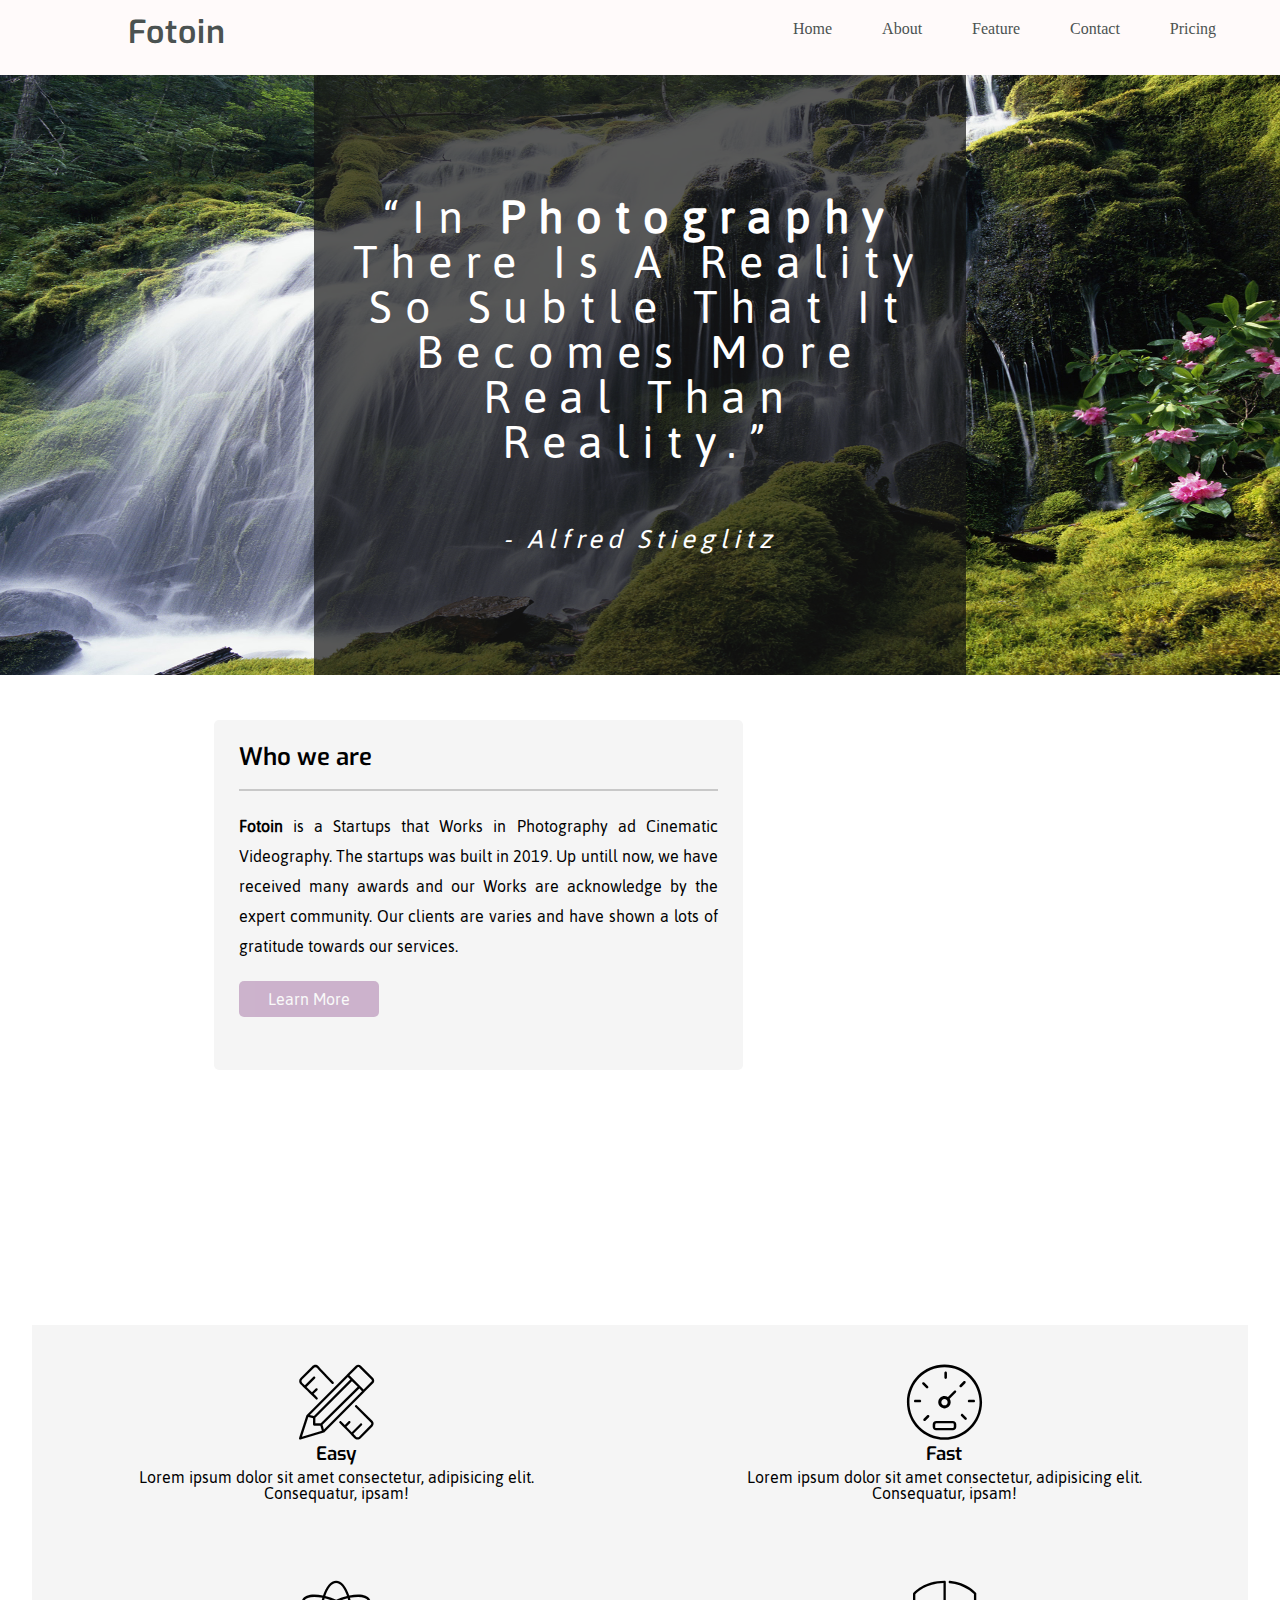
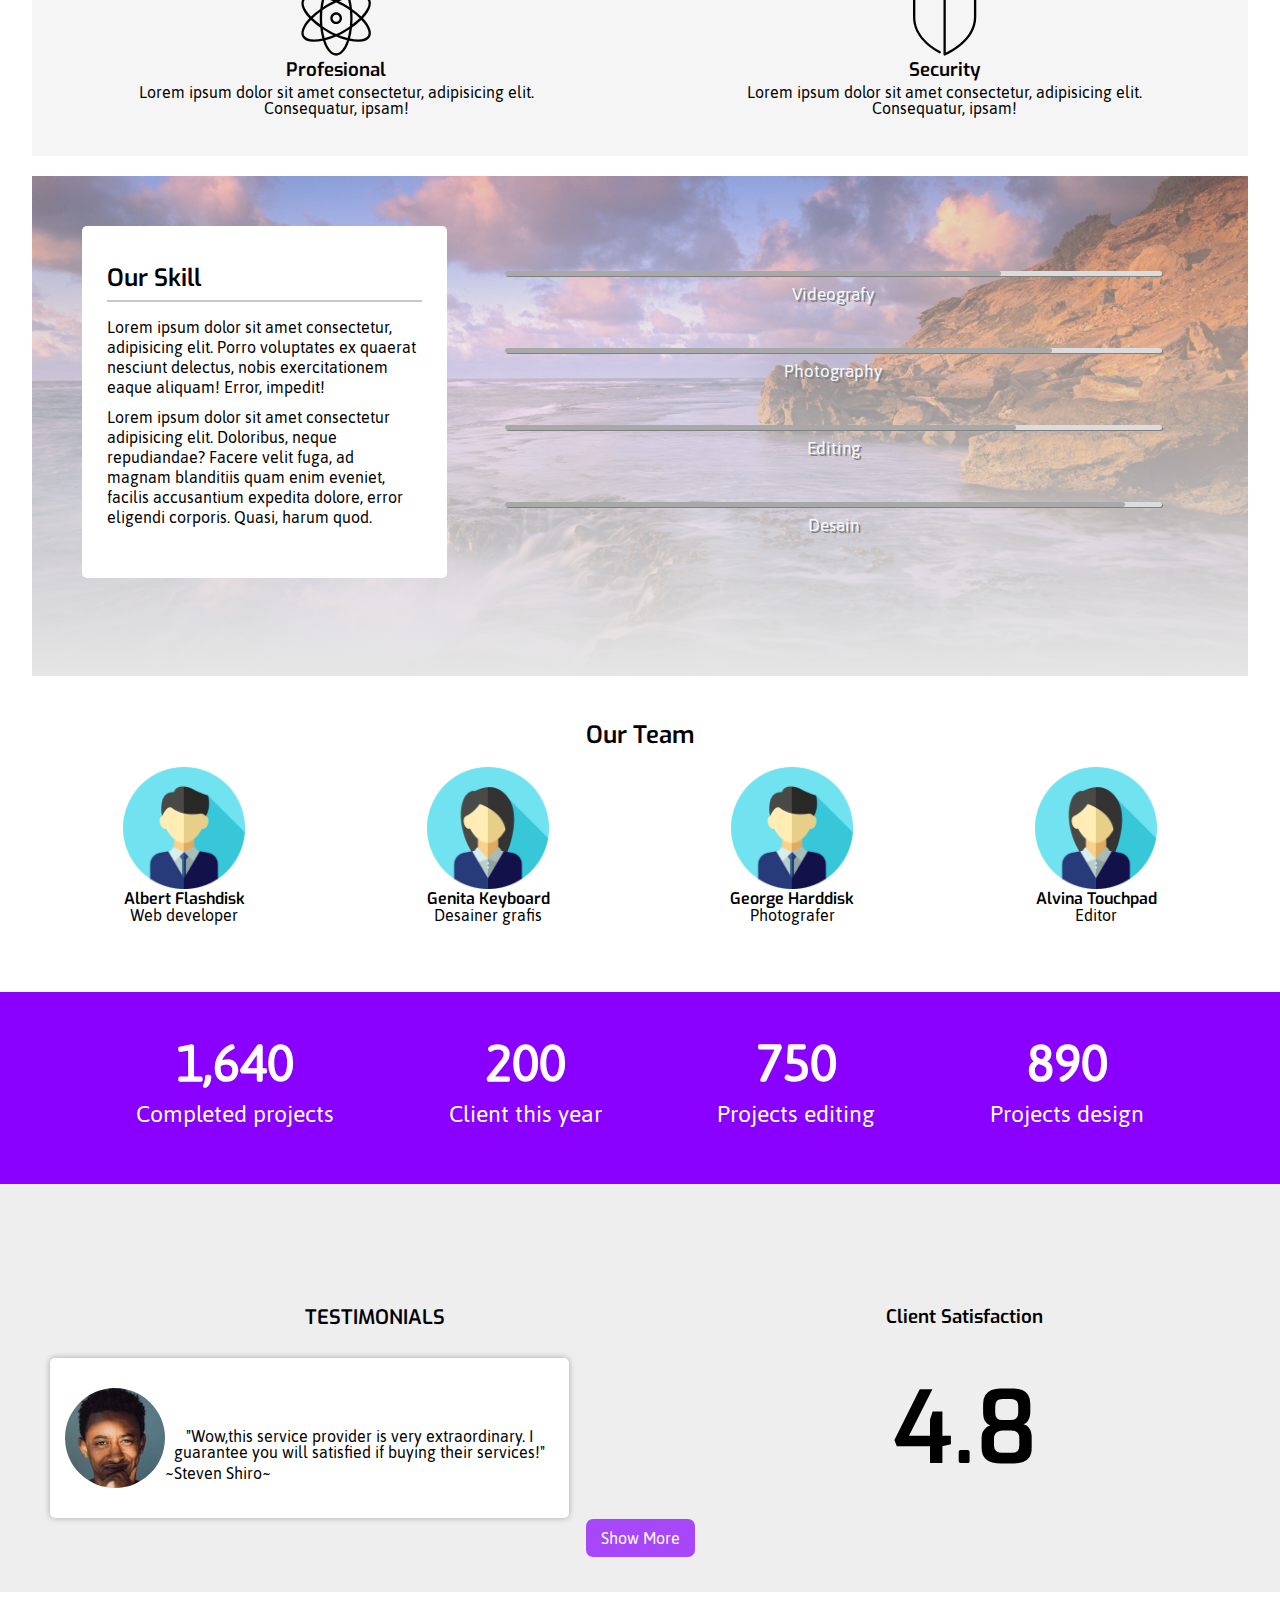
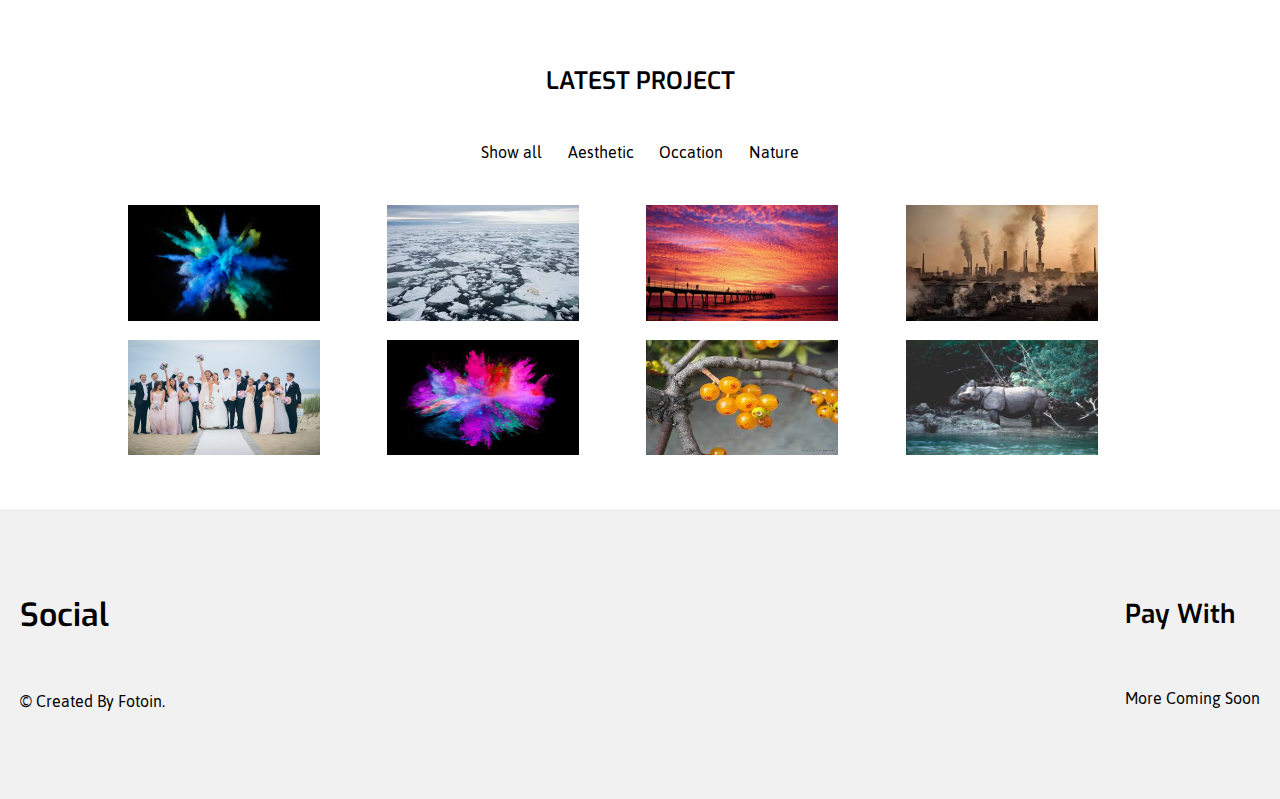
<file: index.html>
<!DOCTYPE html>
<html lang="en">
<head>
   <meta charset="UTF-8">
   <meta name="viewport" content="width=device-width, initial-scale=1.0">
   <title>Fotoin</title>
   <link rel="stylesheet" href="assets/style/style.css">
   <link rel="stylesheet" href="assets/style/responsive.css">
   <script src="https://ajax.googleapis.com/ajax/libs/jquery/2.1.4/jquery.min.js"></script>
   <link rel="stylesheet" href="https://use.fontawesome.com/releases/v5.14.0/css/all.css" integrity="sha384-HzLeBuhoNPvSl5KYnjx0BT+WB0QEEqLprO+NBkkk5gbc67FTaL7XIGa2w1L0Xbgc" crossorigin="anonymous">
</head>
<body>
<!--   navbar-->
  <nav>
      <div class="logo">
         <h1>Fotoin</h1>
      </div>
      <ul>
         <li><a href="#">Home</a></li>
         <li><a href="#about">About</a></li>
         <li><a href="#fitur">Feature</a></li>
         <li><a href="form.html" target="blank">Contact</a></li>
         <li><a href="#">Pricing</a></li>
      </ul>
      <div class="menu-toggle">
         <input type="checkbox" />
         <span></span>
         <span></span>
         <span></span>
      </div>
   </nav>
<!--   akhir navbar-->

<!--   jumbotron-->
<div class="welcome">
  <div class="welcome-container">
    <div class="welcome-main">
      <div class="welcome-main-container" id="myImage">
        <blockquote>“In <b>Photography</b> There Is A Reality So Subtle That It Becomes More Real Than Reality.”
          <br>
          <br>
          <span id="author-name"><em>- Alfred Stieglitz</em></span></blockquote>
      </div>
    </div>
  </div>
</div>
<!--   akhir jumbotron-->

<!--   about-->
   <div class="about" id="about">
      <div class="about-text">
         <h2>Who we are</h2>
         <p><strong>Fotoin</strong> is a Startups that Works in Photography ad Cinematic Videography.
            The startups was built in 2019. Up untill now, we have received many awards and our Works
            are acknowledge by the expert community. Our clients are varies and have shown a lots of gratitude towards
            our services. </p>
         <a href="#">Learn More</a>

      </div>
      <div class="who-we-are-imgs">
        <img id="img1" src="assets/image/imgFoto.jpg" alt="">
        <img id ="img2" src="assets/image/imgFoto1.jpg" alt="">
        <img id ="img3" src="assets/image/imgFoto2.jpg" alt="">
      </div>
    </div>
<!--   akhir about-->

<!--   Feature-->
   <div class="feature" id="fitur">
     <div class="sub-fitur">
        <div class="icon-fitur1"></div>
       <h3>Easy</h3>
       <p>Lorem ipsum dolor sit amet consectetur, adipisicing elit. Consequatur, ipsam!</p>
     </div>
     <div class="sub-fitur">
        <div class="icon-fitur2"></div>
       <h3>Fast</h3>
       <p>Lorem ipsum dolor sit amet consectetur, adipisicing elit. Consequatur, ipsam!</p>
     </div>
     <div class="sub-fitur">
        <div class="icon-fitur3"></div>
       <h3>Profesional</h3>
       <p>Lorem ipsum dolor sit amet consectetur, adipisicing elit. Consequatur, ipsam!</p>
     </div>
     <div class="sub-fitur">
        <div class="icon-fitur4"></div>
       <h3>Security</h3>
       <p>Lorem ipsum dolor sit amet consectetur, adipisicing elit. Consequatur, ipsam!</p>
     </div>
</div>
<!--   akhir feature-->


<!--   bagian our skill-->
   <div class="skill">
     <img src="assets/image/img9.jpg">
     <div class="our-skill">
         <h2>Our Skill</h2>
         <p>Lorem ipsum dolor sit amet consectetur, adipisicing elit. Porro voluptates ex quaerat nesciunt delectus, nobis exercitationem eaque aliquam! Error, impedit!</p>
         <p>Lorem ipsum dolor sit amet consectetur adipisicing elit. Doloribus, neque repudiandae? Facere velit fuga, ad magnam blanditiis quam enim eveniet, facilis accusantium expedita dolore, error eligendi corporis. Quasi, harum quod.</p>

      </div>
     <div class="persen-skill">
       <div class="full-persen skill-persen1">

       </div>
       <p>Videografy</p>

       <div class="full-persen skill-persen2">

       </div>
       <p>Photography</p>

       <div class="full-persen skill-persen3">

       </div>
       <p>Editing</p>

       <div class="full-persen skill-persen4">

       </div>
       <p>Desain</p>
     </div>
   </div>
<!--   akhir our skill-->



<!--   our team-->

<div class="our-team">
   <h2>Our Team</h2>

  <div class="item-team">
    <img src="assets/image/profile1.png">
    <h4>Albert Flashdisk</h4>
    <p>Web developer</p>
  </div>

  <div class="item-team">
    <img src="assets/image/profile2.png">
    <h4>Genita Keyboard</h4>
    <p>Desainer grafis</p>
  </div>

  <div class="item-team">
    <img src="assets/image/profile1.png">
    <h4>George Harddisk</h4>
    <p>Photografer</p>
  </div>

  <div class="item-team">
    <img src="assets/image/profile2.png">
    <h4>Alvina Touchpad</h4>
    <p>Editor</p>
  </div>
</div>
<!--   akhir our team-->
<div class="bagian3">
 <div class="top-wrap">
   <div class="container">
     <div class="complete-project top">
       <p class="top-h2">1,640</p>
       <p>Completed projects</p>
     </div>
     <div class="client top">
       <p class="top-h2">200</p>
       <p>Client this year</p>
     </div>
     <div class="photo-edit top">
       <p class="top-h2">750</p>
       <p>Projects editing</p>
     </div>
     <div class="design top">
       <p class="top-h2">890</p>
       <p>Projects design</p>
     </div>
   </div>
 </div>
 <div class="testi">
   <div class="container-cf">
     <div class="testi-wrap">
       <div class="heading">
         <h1>TESTIMONIALS</h1>
       </div>
       <div class="wrap-box">
         <div class="container-box cf">
           <img src="assets/image/project.jpg" class="project-img">
           <p class="text-box">"Wow,this service provider is very extraordinary. I guarantee you will satisfied if buying their services!"</p>
           <p class="name-people">~Steven Shiro~</p>
         </div>
       </div>
     </div>
     <div class="satisfaction">
       <div class="h3-style">
         <h3>Client Satisfaction</h3>
       </div>
       <div class="rating">
         <h1>4.8 <i class="fas fa-star"></i></h1>
       </div>
       <div class="btn-sm">
         <a href="#">Show More</a>
       </div>
     </div>
   </div>
 </div>
</div>
<div class="latest-projet">
  <div class="latest-project-container">
    <div class="latest-project-text">
      <h2>LATEST PROJECT</h2>
      <ul>
        <li id="list1" class="list">Show all</li>
        <li id="list2" class="list">Aesthetic</li>
        <li id="list3" class="list">Occation</li>
        <li id="list4" class="list">Nature</li>
      </ul>
    </div>
    <div class="latest-project-img">
      <img id="latest1" class ="latest" src="assets/image/Latest1.jpg" alt="">
      <img id="latest2" class ="latest" src="assets/image/Latest2.jpg" alt="">
      <img id="latest3" class ="latest" src="assets/image/Latest3.jpg" alt="">
      <img id="latest4" class ="latest" src="assets/image/Latest4.jpg" alt="">
      <img id="latest5" class ="latest" src="assets/image/Latest5.jpg" alt="">
      <img id="latest6" class ="latest" src="assets/image/Latest6.jpg" alt="">
      <img id="latest7" class ="latest" src="assets/image/Latest7.jpg" alt="">
      <img id="latest8" class ="latest" src="assets/image/Latest8.jpg" alt="">
    </div>
  </div>
</div>

<!-- akhir sintaks bagian 3 -->



<!-- sintaks bagian 4 -->
<footer>
  <div class="footer-container">
    <div class="left-col">
      <h1 >Social</h1>
      <div class="social-media">
        <a href="#"><i class="fab fa-facebook-f"></i></a>
        <a href="#"><i class="fab fa-twitter"></i></a>
        <a href="#"><i class="fab fa-instagram"></i></a>
        <a href="#"><i class="fab fa-youtube"></i></a>
      </div>
      <p class="rights-text">© Created By Fotoin.</p>
    </div>

    <div class="right-col">
      <h1 >Pay With</h1>
      <div class="payment-method">
        <a href="#"><i class="fab fa-cc-paypal"></i></a>
        <a href="#"><i class="fab fa-cc-visa"></i></a>
        <a href="#"><i class="fab fa-bitcoin"></i></a>
        <a href="#"><i class="fab fa-ethereum"></i></a>
      </div>
      <p class="rights-text">More Coming Soon</p>
    </div>
  </div>
</footer>
<!-- akhir sintaks bagian 4 -->
<script type="text/javascript" src="assets/animation/script.js"></script>






<!--script.js untuk animasi masuk navbar di ukuran mobile-->
   <script src="assets/animation/script.js"></script>
</body>
</html>
</file>
<file: assets/style/responsive.css>
/*Ukuran Tablet*/
@media screen and (max-width: 1000px) {
/*   style navbar*/
   nav ul {
   display: flex;
   list-style: none;
   width: 60%;
   justify-content: space-between;
   align-items: center;
   }




   /*style about*/
   .about {
     width: 95%;
     margin: 25px auto;
      justify-content: space-around;
     display: flex;
      flex-wrap: wrap;
      height: 900px;
      z-index: -10;
      padding: 20px;
      box-sizing: border-box;
   }



   /*style div.about-text*/
   .about-text {
      width: 100%;
      background-color: whitesmoke;
      padding: 10px;
      height: 300px;
      box-sizing: border-box;
       font-family: asap;
      border-radius: 5px;
      margin-bottom: 25px;
   }

   .about-text h2{
     padding-bottom: 20px;
      margin-bottom: 20px;
     border-bottom: 2px solid rgb(200,200,200);
   }

   .about-text p {
     text-align: justify;
     line-height: 30px;
   }

   .about-text a {
     display: block;
     width: 50%;
     text-align: center;
     color: white;
     text-decoration: none;
     background-color: rgba(155,100,155,0.9);
     padding: 10px;
     border-radius: 5px;
     opacity: 0.5;
   }
   .about-text a:active {
     opacity: 1;
   }

   /*style div.about-imgs*/
   .about-imgs {
     width: 75%;
     margin: -300px 0;
   }

   img.mobile {
      display: none;
      width: 100%;
      box-shadow: none;
   }

   .desktop {
      display: none;
   }


   /*style bagian feature*/
   .feature {
      display: flex;
      width: 95%;
      margin-top: 50px;
      background-color: whitesmoke;
      flex-wrap: wrap;
      justify-content: space-around;
   }


   /*style bagian our skill*/
   .skill img {
      width: 100%;
      height: 550px;
      object-fit: cover;
   }

   .skill::after {
       content: '';
       display: block;
       width: 100%;
       height: 550px;
       background-image: linear-gradient(to top, rgba(230,230,230,1), rgba(200,200,200,0.4));
       position: absolute;
       top: 0;
      }

   .our-skill {
      position: absolute;
      top: 50px;
      left: 50px;
      background-color: white;
      z-index: 1;
      width: 30%;
      height: 70%;
      border-radius: 5px;
      padding: 25px;
      box-sizing: border-box;
   }

   .our-skill h2 {
      margin: 10px 0;
      padding-bottom: 10px;
      border-bottom: 2px solid rgb(200,200,200);
   }

   .our-skill p {
      line-height: 20px;
      margin-bottom: 10px;
   }


   .our-skill {
      position: absolute;
      top: 50px;
      left: 50px;
      background-color: white;
      z-index: 1;
      width: 85%;
      height: 45%;
      border-radius: 5px;
      padding: 25px;
      box-sizing: border-box;
   }

   .our-skill h2 {
      margin: 15px 0;
      padding-bottom: 10px;
      border-bottom: 2px solid rgb(200,200,200);
   }

   .our-skill p {
      line-height: 20px;
      margin-bottom: 10px;
      font-size: 15px;
   }


   .persen-skill {
      position: absolute;
      top: 300px;
      right: 50px;
      width: 85%;
      height: 20%;
      z-index: 1;
   }

   .persen-skill p {
      text-align: center;
      color: ghostwhite;
      text-shadow: 2px 2px grey;
      font-size: 15px;
   }

   .full-persen {
   height: 5px;
   background-color: gainsboro;
   border-radius: 5px;
   width: 90%;
   margin: 20px auto;
   margin-bottom: 10px;
   box-shadow: 1px 1px grey;
   }


}









/* ukuran mobile */

@media screen and (max-width: 650px) {
/*   style navbar*/
   nav ul {

      position: absolute;
      top: 0;
      margin-top: 50px;
      height: 500px;
      width: 100%;
      flex-direction: column;
      justify-content: space-evenly;
      align-items: center;
      background-color: whitesmoke;
      margin-top: 75px;
      opacity: 0;
      transition: 1s;
      transform: translate(-500px, 0px);
   }

   nav ul.slide {
      opacity: 1;
      transform: translate(0, 0px);

   }

   .menu-toggle {
      display: flex;
   }


/*   style div.jumbotron*/
   div.jumbotron img {
   width: 100%;
   object-fit: cover;
   height: 350px;
   }


   /*style about*/
   .about {
     width: 95%;
     margin: 25px auto;
      justify-content: space-around;
     display: flex;
      flex-wrap: wrap;
      height: 725px;
      z-index: -10;
      padding: 20px;
      box-sizing: border-box;
   }


   /*style div.about-text*/
   .about-text {
      width: 100%;
      background-color: whitesmoke;
      padding: 10px;
      height: 350px;
      box-sizing: border-box;
       font-family: asap;
      border-radius: 5px;
      margin-bottom: 25px;
   }

   .about-text h2{
     padding-bottom: 20px;
      margin-bottom: 20px;
     border-bottom: 2px solid rgb(200,200,200);
   }
   .about-text p {
     text-align: justify;
     line-height: 30px;

   }
   .about-text a {
     display: block;
     width: 50%;
     text-align: center;
     color: white;
     text-decoration: none;
     background-color: rgba(155,100,155,0.9);
     padding: 10px;
     border-radius: 5px;
     opacity: 0.5;
   }
   .about-text a:active {
     opacity: 1;
   }

   /*style div.about-imgs*/
   .about-imgs {
     width: 100%;
      position: relative;
      margin-top: -150px;
      height: 500px;

   }

   img.mobile {
      display: none;
      width: 100%;
      box-shadow: none;
   }

   .desktop {
      display: none;
   }


   /*style bagian feature*/
   .feature {
      font-size: 15px;
   }

   .sub-fitur {
   width: 60%;
   margin: 0px;
   text-align: center;
   padding: 15px;
   }


   .icon-fitur1::after, .icon-fitur2::after, .icon-fitur3::after, .icon-fitur4::after {
      font-size: 50px;
   }


/*   style bagian our skill*/
   .our-skill {
      position: absolute;
      top: 25px;
      left: 32px;
      background-color: white;
      z-index: 1;
      width: 85%;
      height: 55%;
      border-radius: 5px;
      padding: 25px;
      box-sizing: border-box;
   }

   .persen-skill {
      position: absolute;
      top: 350px;
      right: 32px;
      width: 85%;
      height: 20%;
      z-index: 1;
   }

   .skill img {
   width: 100%;
   height: 600px;
   object-fit: cover;
   }

   .skill::after {
    content: '';
    display: block;
    width: 100%;
    height: 600px;
    background-image: linear-gradient(to top, rgba(230,230,230,1), rgba(200,200,200,0.4));
    position: absolute;
    top: 0;
}

   /*style our team*/

.our-team {
   width: 95%;
   margin: 25px auto;
   display: flex;
   flex-wrap: wrap;
   text-align: center;
   justify-content: space-around
}

.our-team h2 {
   width: 100%;
   margin: 20px auto;
}

.item-team {
   width: 100%;
   height: 200px;
}

.item-team img {
   width: 25%;
}


}
</file>
<file: assets/style/style.css>
/* CSS Reset */
* {
   padding: 0;
   margin: 0;
   font-family: "Asap";
}

/* Font-face */
@font-face {
   font-family: "Exo";
   src: url('../fonts/Exo-SemiBold.ttf') format('truetype');
   /* font ini untuk kata "Fotoin" */
}

@font-face {
   font-family: "Asap";
   src: url('../fonts/Asap-Regular.ttf') format('truetype');
   /* font ini digunakan di semua bagian */
}

@font-face {
   font-family: "et-line";
   src: url('../fonts/et-line.woff') format('woff');
   /* font ini digunakan untuk ikon */
   /*
      ini contoh penggunaan font-icon
      .ikon:after {
         font-family: 'et-line';
         content: "\e014";
      }
   */
}

/* CATATAN!! bila ingin menerapkan style ke suatu tag supaya memberi class-nya yang spesifik */
body {
   font-family: sans-serif;
   overflow-x: hidden;
}

h1, h2, h3, h4, h5 {
   font-family: exo;
}

p, a {
   font-family: asap;
}


.welcome {
  font-family: "Asap";
  src: url('../fonts/Asap-Regular.ttf') format('truetype');
}
.welcome a {
    text-decoration: none;
    color: inherit;
}
.who-we-are {
  font-family: "Asap";
  src: url('../fonts/Asap-Regular.ttf') format('truetype');

}
.head {
  background-color: white;
  width: 97%;
  margin: 0 auto;
}
.head-container {
  display: block;
  height: 60px;
}
.head-container h2 {
  float: left;
  font-family: "Exo";
  src: url('../fonts/Exo-SemiBold.ttf') format('truetype');
  line-height: 60px;

}
.head-container ul {
  float: right;
}
.head-container li {
  display: block;
  float: left;
  margin-right: 1vw;
  padding: 0 1vw;
  list-style: none;
  line-height: 60px;
}
.head-container li:hover {
  opacity: 0.7;
  box-shadow: 0 -3px 5px #d3d3d3;
}
#icon {
  display: none;
  color: white;
  font-size: 0;
}
#icon-x {
  display: none;
  color: white;
  font-size: 0;
}
.welcome-container {
  width: 100%;
}
.welcome-main {
  width: inherit;
  height: 600px;
  background-image: url("../image/img10.jpg");
  background-size: 1440px 600px;
  background-repeat: no-repeat;
  display: flex;
  align-items: center;
}
.welcome-main-container {
  display: flex;
  justify-content: center;
  align-items: center;
  text-align: center;
  letter-spacing: 1vw;
  font-size: 5vh;
  color: white;
  width: 45%;
  height: 600px;
  margin: auto;
  padding: 0 3vw;
  background-color: rgba(20,20,20,0.7);
}
#author-name {
  letter-spacing: 0.2em;
  font-size: 2vw;
}
.who-we-are-container {
  width: 95%;
  margin: auto;
  margin-top: 10vh;
  display: block;
  height: 600px;
}
.who-we-are-left {
  display: flex;
  flex-direction: column;
  justify-content: space-between;
  width: 45%;
  background-color: rgba(200,200,200,0.4);
  margin-bottom: 1em;
  padding: 2em;
  height: 20em;
  float: left;
}
.who-we-are-text h2{
  padding-bottom: 1em;
  border-bottom: 2px solid rgb(200,200,200);
}
.who-we-are-text p {
  text-align: justify;
  padding-top: 1em;
  line-height: 2em;
}
.who-we-are-text a {
  display: block;
  width: 8vw;
  align-self: baseline;
  color: white;
  text-decoration: none;
  background-color: rgba(155,100,155,0.9);
  padding: 0.7em;
  border-radius: 0.5em;
  opacity: 0.5
}
.who-we-are-text a:active {
  opacity: 1;
}
.who-we-are-imgs {
  position: relative;
  display: block !important;
  height: inherit;
}
.who-we-are-imgs img{
  width: 25%;
  position: absolute;
  box-shadow: 0.5em 0.5em 1em rgba(90,90,90,0.5);
}
#img1 {
  top: 0;
  right: 16vw;
  z-index: 4;
}
#img1:hover {
  width: 30%;
  top: 2vw;
  right: 12vw;
  transition: 1s;
}
#img2{
  top: 11vw;
  right: 8vw;
  z-index: 3;
}
#img2:hover {
  width: 35%;
  top: 8vw;
  right: 6vw;
  transition: 1s;
  z-index: 10;
}
#img3 {
  top: 18vw;
  right: 2vw;
  z-index: 2;
}
#img3:hover {
  width: 35%;
  top: 14vw;
  right: 4vw;
  transition: 1s;
  z-index: 10;
}










/* Navbar */
nav {
   font-family: sans-serif;
   display: flex;
   background-color: snow;
   justify-content: space-around;
   height: 75px;
   align-items: center;
   color: #4b5251;
   z-index: 100;
   position: sticky;
   top: 0;
   width: 100%;
   padding: 0 10vw;
    margin: auto;
}
nav {
  display: flex;
  justify-content: space-between;
  align-items: center;
}
nav .logo {
   font-family: "diavlo";
   letter-spacing: 1px;
   margin-top: 1em;
   float: left;
}

nav  a {
   width: 1.5em;
   padding: 0 5px;
}

nav ul {
   float: right;
   list-style: none;
   width: 50%;
   justify-content: space-between;
   align-items: center;
}
nav li {
  float: left;
  padding: 20px;
  display: block;
}
nav ul li a {
   color: #4b5251;
   text-decoration: none;
   font-family: montserrat;
}

nav ul li a:hover {
   color: white;
   text-shadow: 1px 1px 2px black;
}

/* hamburger menu */

.menu-toggle {
   display: none;
   flex-direction: column;
   height: 20px;
   justify-content: space-between;
   position: relative;
}

.menu-toggle input {
   position: absolute;
   width: 40px;
   height: 28px;
   left: -6px;
   top: -4px;
   opacity: 0;
   cursor: pointer;
   z-index: 2;
}

.menu-toggle span {
   display: block;
   width: 28px;
   height: 3px;
   background-color: #4b5251;
   border-radius: 3px;
   transition: 0.5s;
}

/* hamburger menu animation */
.menu-toggle span:nth-child(2) {

   transform-origin: 0 0;
}


.menu-toggle span:nth-child(4) {

   transform-origin: 0 100%;
}

.menu-toggle input:checked~span:nth-child(2) {
   background-color: indigo;
   transform: rotate(45deg) translate(-1px, 1px);
}

.menu-toggle input:checked~span:nth-child(3) {
   opacity: 0;
   transform: scale(0)
}

.menu-toggle input:checked~span:nth-child(4) {
   background-color: indigo;
   transform: rotate(-45deg) translate(-2px, -0px);
}



/*style div.jumbotron*/


/*style about*/
.about {
  width: 95%;
  margin: 25px auto;
   justify-content: space-around;
  display: flex;
  height: 600px;
   z-index: -10;
   padding: 20px;
   box-sizing: border-box
}


/*style div.about-text*/
.about-text {
   width: 45%;
   background-color: whitesmoke;
   padding: 25px;
   box-sizing: border-box;
   height: 350px;
    font-family: asap;
   border-radius: 5px;
}

.about-text h2{
  padding-bottom: 20px;
   margin-bottom: 20px;
  border-bottom: 2px solid rgb(200,200,200);
}
.about-text p {
  text-align: justify;
  line-height: 30px;

}
.about-text a {
  display: block;
  width: 25%;
  text-align: center;
  color: white;
   margin-top: 20px;
  text-decoration: none;
  background-color: rgba(155,100,155,0.9);
  padding: 10px;
  border-radius: 5px;
  opacity: 0.5;
}
.about-text a:active {
  opacity: 1;
}

/*style div.about-imgs*/
.about-imgs {
  width: 45%;
   position: relative;
   height: 500px;

}
.about-imgs img{
  width: 25%;
  position: absolute;
  box-shadow: 5px 5px 15px rgba(90,90,90,0.5);
}
#img1 {
  top: 0;
  right: 16vw;
  z-index: 4;
}
#img1:hover {
  width: 30%;
  top: 2vw;
  right: 12vw;
  transition: 1s;
}
#img2{
  top: 11vw;
  right: 8vw;
  z-index: 3;
}
#img2:hover {
  width: 35%;
  top: 8vw;
  right: 6vw;
  transition: 1s;
  z-index: 10;
}
#img3 {
  top: 18vw;
  right: 2vw;
  z-index: 2;
}
#img3:hover {
  width: 35%;
  top: 14vw;
  right: 4vw;
  transition: 1s;
  z-index: 10;
}


.mobile {
   display: none;
}


/*style bagian feature*/
.feature {
   display: flex;
   width: 95%;
   background-color: whitesmoke;
   margin: 20px auto;
   flex-wrap: wrap;
   justify-content: space-around
}

.sub-fitur {
   width: 35%;
   margin: 20px;
   text-align: center;
   padding: 20px;
}

.sub-fitur h3 {
   margin: 5px 0;
}

.icon-fitur1::after {
   font-family: "et-line";
   content: "\e033";
   font-size: 75px;
}

.icon-fitur2::after {
   font-family: "et-line";
   content: "\e051";
   font-size: 75px;
}

.icon-fitur3::after {
   font-family: "et-line";
   content: "\e046";
   font-size: 75px;
}

.icon-fitur4::after {
   font-family: "et-line";
   content: "\e022";
   font-size: 75px;
}


/*style bagian our skill*/
.skill {
   width: 95%;
   margin: 20px auto;
   position: relative;
}


.skill img {
   width: 100%;
   height: 500px;
   object-fit: cover;
}

.skill::after {
    content: '';
    display: block;
    width: 100%;
    height: 500px;
    background-image: linear-gradient(to top, rgba(230,230,230,1), rgba(200,200,200,0.4));
    position: absolute;
    top: 0;
}


.our-skill {
   position: absolute;
   top: 50px;
   left: 50px;
   background-color: white;
   z-index: 1;
   width: 30%;
   height: 70%;
   border-radius: 5px;
   padding: 25px;
   box-sizing: border-box;
}

.our-skill h2 {
   margin: 15px 0;
   padding-bottom: 10px;
   border-bottom: 2px solid rgb(200,200,200);
}

.our-skill p {
   line-height: 20px;
   margin-bottom: 10px;
}


.persen-skill {
   position: absolute;
   top: 50px;
   right: 50px;
   width: 60%;
   height: 70%;
   z-index: 1;
}

.persen-skill p {
   text-align: center;
   color: ghostwhite;
   text-shadow: 2px 2px grey;
   font-size: 17px
}

.full-persen {
   height: 5px;
   background-color: gainsboro;
   border-radius: 5px;
   width: 90%;
   margin: 45px auto;
   margin-bottom: 10px;
   box-shadow: 1px 1px grey;
}

.skill-persen1::after {
   content: '';
    display: block;
    position: absolute;
   height: 5px;
   width: 68%;
   border-radius: 5px;
   background-color: darkgray;
}

.skill-persen2::after {
   content: '';
    display: block;
    position: absolute;
   height: 5px;
   width: 75%;
   border-radius: 5px;
   background-color: darkgray;
}

.skill-persen3::after {
   content: '';
    display: block;
    position: absolute;
   height: 5px;
   width: 70%;
   border-radius: 5px;
   background-color: darkgrey;
}


.skill-persen4::after {
   content: '';
    display: block;
    position: absolute;
   height: 5px;
   width: 85%;
   border-radius: 5px;
   background-color: darkgrey;
}



/*style our team*/

.our-team {
   width: 95%;
   margin: 25px auto;
   display: flex;
   flex-wrap: wrap;
   text-align: center;
   justify-content: space-around
}

.our-team h2 {
   width: 100%;
   margin: 20px auto;
}

.item-team {
   width: 20%;
   height: 200px;
}

.item-team img {
   width: 50%;
}


/* style bagian 1 */

/* akhir style bagian 1 */



/* style bagian 2 */

/* akhir style bagian 2 */



/* style bagian 3 */
/* HTML5 display-role reset for older browsers */
article, aside, details, figcaption, figure,
footer, header, hgroup, menu, nav, section {
	display: block;
}
body {
	line-height: 1;
}
ol, ul {
	list-style: none;
}
blockquote, q {
	quotes: none;
}
blockquote:before, blockquote:after,
q:before, q:after {
	content: '';
	content: none;
}
table {
	border-collapse: collapse;
	border-spacing: 0;
}

a{
	text-decoration: none;
}

/*---------------------Clearfix-------------------------*/


.cf:before,
.cf:after {
    content: " "; /* 1 */
    display: table; /* 2 */
}

.cf:after {
    clear: both;
}

/**
 * For IE 6/7 only
 * Include this rule to trigger hasLayout and contain floats.
 */
.cf {
    *zoom: 1;
}


/*--------------------------style----------------------------*/

/*===================style top=========================*/

.bagian3 {
  height: 600px;
  	background-color: #eee;
}

.top-wrap{
	background-color:#8A00FF;
	color:#fff;
	text-align: center;
}

.container{
  height: 15vw;
	padding: 0px auto;
	margin: 0 auto;
  display: flex;
  justify-content: center;
  align-items: center;
}

.top {
	padding: 20px 0;
	display: inline-block;
	margin: 4.5vw;
  font-size: 1.8vw;
}

.top p {
  line-height: 4vw;
}

.top-h2 {
  font-size: 4vw;
  font-weight: bold;
}

.complete-project, .client, .photo-edit{

}

/*============================style testi=====================*/

.testi{
	padding: 50px;
  margin-top: 5vw;
}

.testi-wrap{
	width: 55%;
	float: left;
}

.heading{
	text-align: center;
	margin-bottom: 30px;
}

.heading h1{
	font-size: 20px;
}

.wrap-box{
	background-color: white;
	box-shadow: 0 0 6px rgba(0,0,0,.3);
	border-radius: 5px;
  width: 80%;
}

.container-box{
	padding: 30px 15px;
}

.project-img{
	float: left;
	border-radius: 50%;
}

.text-box{
	text-align: center;
	margin-top: 40px;
}

.name-people{
	padding: 5px;
}

.satisfaction{
	text-align: center;
	margin-top: 10px;
}

.rating{
	font-size: 50px;
	padding: 50px 0;
}

.fas{
	color: #FCED00;
}

.btn-sm a{
	background-color: rgba(138, 0, 255, 0.7);
	padding: 10px 15px;
	color: white;
	border-radius: 7px;
	transition: 0.5s;
}

.btn-sm a:hover{
	background-color: rgba(138, 0, 255, 1);
}

/* Ini Bagian Latest nya*/
.latest-project-container {
  margin-top: 6vw;
}
.latest-project-text {
  text-align: center;
  display: flex;
  justify-content: center;
  flex-direction: column;
}
.latest-project-text ul {
  margin-top: 3vw;
  display: flex;
  flex-direction: row;
  justify-content: center;
}
.latest-project-text li {
  flex-direction: row;
  padding: 1vw;
  border-bottom: 2px solid white;
  margin-bottom: 3vh;
}
.latest-project-text li:hover {
  border-bottom: 2px solid rgb(200,50,200);
  transition: 0.5s;
}
.latest-project-img {
  width: 80%;
  margin: auto;
  margin-bottom: 5vw;
  display: grid;
  grid-template-columns: 1fr 1fr 1fr 1fr;
  grid-template-rows: 50% 50%;
  grid-gap: 1vw;
  justify-content: center;
  align-content: : center;
}
.latest-project-img .latest {
  align-self: center;
  width: 15vw;
  height: 9vw;
}
.latest-project-img img:hover{
  z-index: 10;
  width: 15em;
  height: auto;
  box-shadow: 0 0 5px rgb(100,100,100);
  transition: 2s;
}
/* akhir style bagian 3 */



/* style bagian 4 */
body{
  margin: 0;
  padding: 0;
  font-family: "Open Sans",sans-serif;
}

footer{
  background: #f1f1f1;
  padding: 90px 0;
}

.footer-container{
  max-width: 1300px;
  margin: auto;
  padding: 0 20px;
  display: flex;
  justify-content: space-between;
  align-items: center;
  flex-wrap: wrap-reverse;
}

.logo{
  width: 180px;
}

.social-media{
  margin: 20px 0;
}

.social-media a{
  color: #001a21;
  margin-right: 25px;
  font-size: 22px;
  text-decoration: none;
  transition: .3s linear;
}

.social-media a:hover{
  color: #8A00FF;
}

.right-col h1{
  font-size: 26px;
}

.payment-method{
  margin: 20px 0;
}

.payment-method a{
  color: #001a21;
  margin-right: 25px;
  font-size: 22px;
  text-decoration: none;
  transition: .3s linear;
}

.payment-method a:hover{
  color: #8A00FF;
}






.btn{
  padding: 18px 40px;
  font-size: 16px;
  color: #f1f1f1;
  background: #fc5c65;
  border: none;
  font-weight: 700;
  outline: none;
  border-radius: 30px;
  margin-left: 20px;
  cursor: pointer;
  transition: opacity .3s linear;
}

.btn:hover{
  opacity: .7;
}

.page-content{
  min-height: 100vh;
  font-size: 40px;
  display: flex;
  align-items: center;
  justify-content: center;
}

@media screen and (max-width:960px) {
  .footer-container{
    max-width: 600px;
    text-align: center;
  }
  .right-col{
    width: 100%;
    margin-bottom: 50px;
  }

  .left-col{
    width: 100%;
  }
}


/**
@media screen and (max-width:700px){
  .btn{
    margin: 0;
    width: 100%;
    margin-top: 20px;
    }**/
}
</file>
